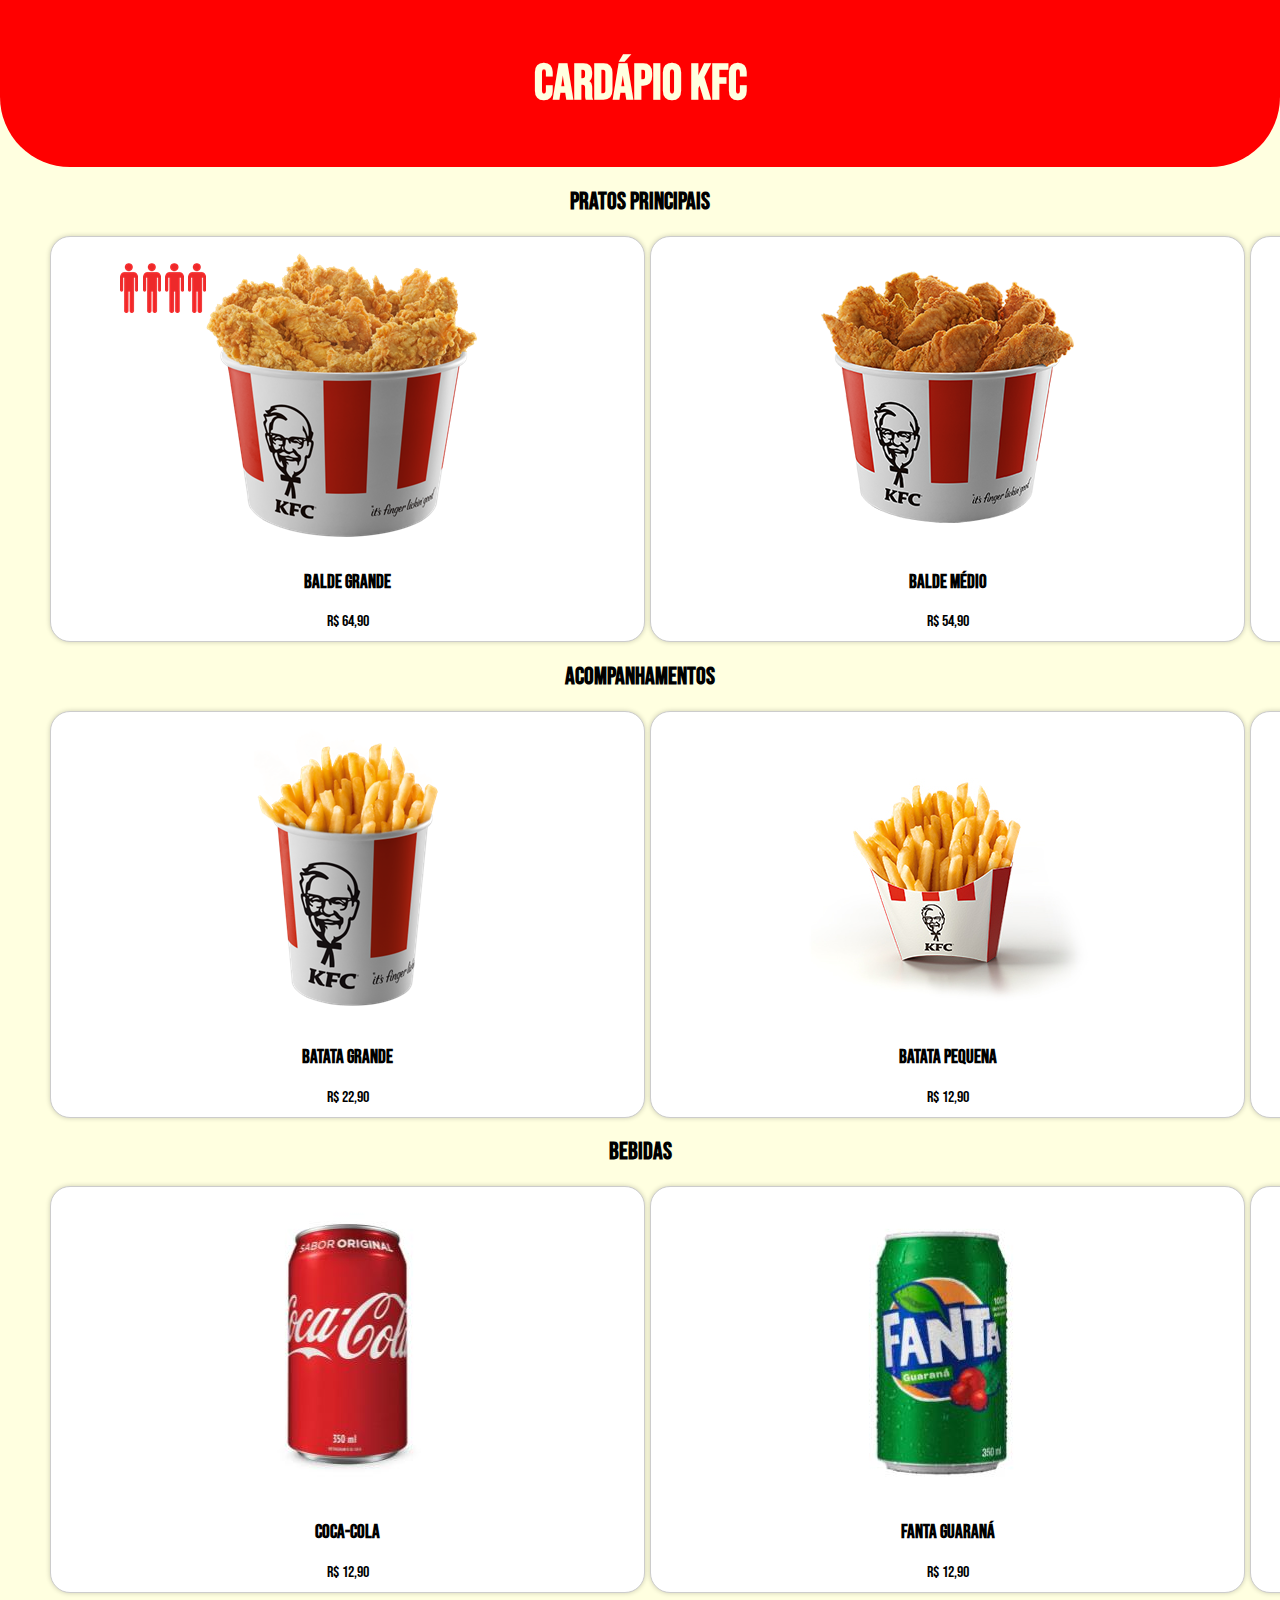
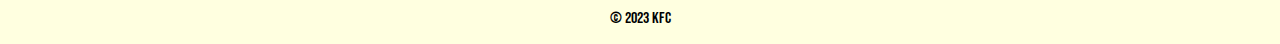
<file: cardapio-web/index.html>
<!DOCTYPE html>
<html lang="pt-BR">
<head>
    <meta charset="UTF-8">
    <meta name="viewport" content="width=device-width, initial-scale=1.0">
    <title>Cardápio KFC</title>
    <link rel="stylesheet" href="styles.css">
    <link rel="preconnect" href="https://fonts.googleapis.com">
    <link rel="preconnect" href="https://fonts.gstatic.com" crossorigin>
    <link href="https://fonts.googleapis.com/css2?family=Bebas+Neue&family=Montserrat:wght@900&family=Open+Sans:ital,wght@0,400;0,700;1,400&family=Roboto:wght@100;300;500;700&display=swap" rel="stylesheet">
</head>
<body>
    <header>
        <h1>CARDÁPIO KFC</h1>
    </header>

    <main>
        <h2>Pratos Principais</h2>
        <section class="pratos-principais">
            <article class="item">
                <img src="img/balde1.png" alt="Prato 1">
                <h3>Balde Grande</h3>
                <span>R$ 64,90</span>
            </article>
            <article class="item">
                <img src="img/balde2.png" alt="Prato 2">
                <h3>Balde Médio</h3>
                <span>R$ 54,90</span>
            </article>
            <article class="item">
                <img src="img/balde3.jpg" alt="Prato 3">
                <h3>Balde Pequeno</h3>
                <span>R$ 37,90</span>
            </article>
        </section>

        <h2>Acompanhamentos</h2>
        <section class="acompanhamentos">
            <article class="item">
                <img src="img/acompanhamento1.png" alt="Aperitivo 1">
                <h3>Batata Grande</h3>
                <span>R$ 22,90</span>
            </article>
            <article class="item">
                <img src="img/acompanhamento2.jpg" alt="Aperitivo 2">
                <h3>Batata Pequena</h3>
                <span>R$ 12,90</span>
            </article>
            <article class="item">
                <img src="img/acompanhamento3.png" alt="Aperitivo 3">
                <h3>Bowl Salada</h3>
                <span>R$ 12,90</span>
            </article>
        </section>

        <h2>Bebidas</h2>
        <section class="bebidas">
            <article class="item">
                <img src="img/bebida1.jpg" alt="Bebida 1">
                <h3>Coca-Cola</h3>
                <span>R$ 12,90</span>
            </article>
            <article class="item">
                <img src="img/bebida2.jpg" alt="Bebida 2">
                <h3>Fanta Guaraná</h3>
                <span>R$ 12,90</span>
            </article>
            <article class="item">
                <img src="img/bebida3.png" alt="Bebida 3">
                <h3>Água sem gás</h3>
                <span>R$ 7,90</span>
            </article>
        </section>

    </main>

    <footer>
        <p>&copy; 2023 KFC</p>
    </footer>
</body>
</html>
</file>
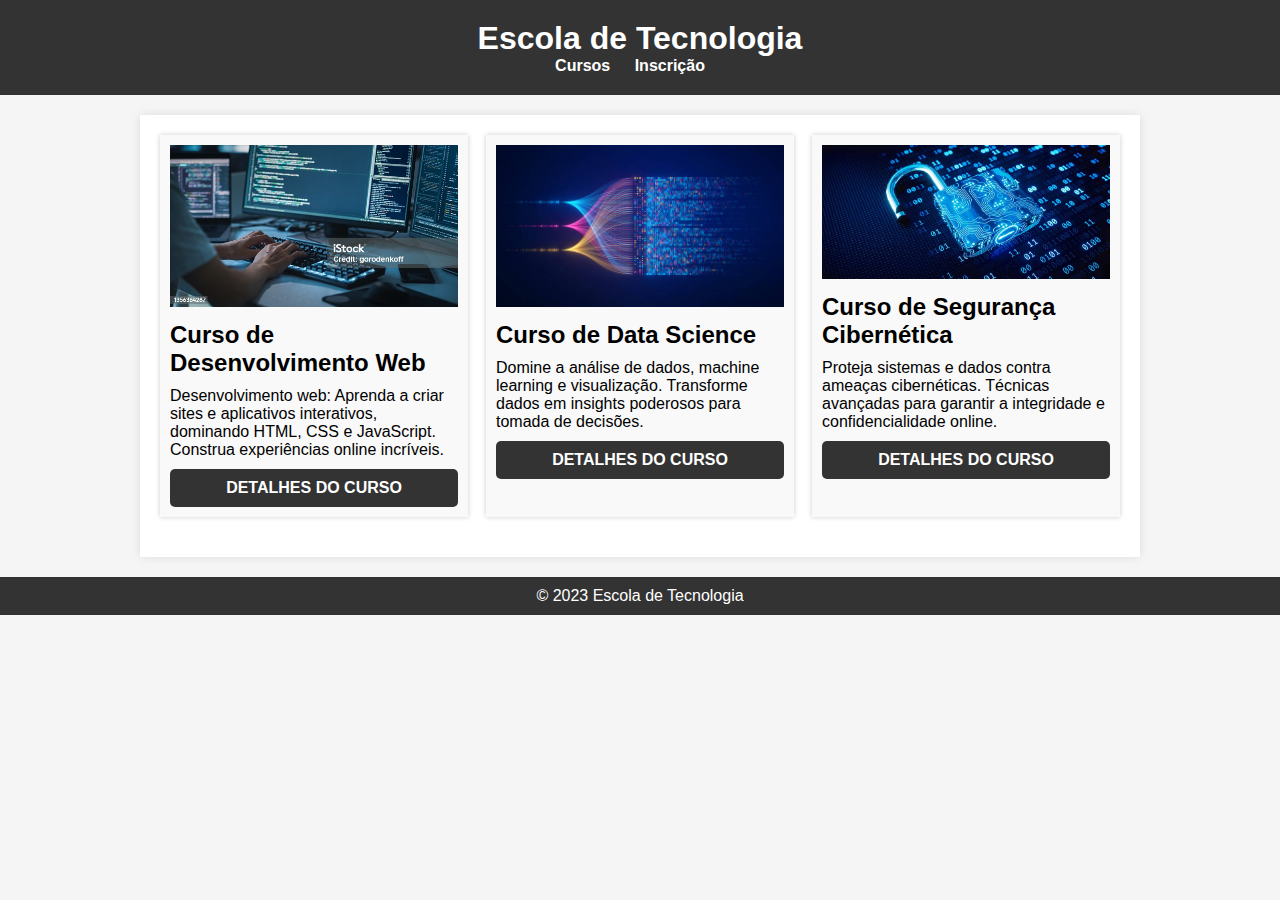
<file: pagina-cursos/index.html>
<!DOCTYPE html>
<html lang="pt-BR">
<head>
    <meta charset="UTF-8">
    <meta name="viewport" content="width=device-width, initial-scale=1.0">
    <title>Escola de Tecnologia</title>
    <link rel="stylesheet" href="styles.css">
</head>
<body>
    <header>
        <h1>Escola de Tecnologia</h1>
        <nav>
            <ul>
                <li><a href="index.html">Cursos</a></li>
                <li><a href="telainscricao.html">Inscrição</a></li>
            </ul>
        </nav>
    </header>

    <main>
        <section class="cursos">
            <article class="curso">
                <img src="img/desenvolvedor.jpg" alt="Curso de Desenvolvimento Web">
                <h2>Curso de Desenvolvimento Web</h2>
                <p>Desenvolvimento web: Aprenda a criar sites e aplicativos interativos, dominando HTML, CSS e JavaScript. Construa experiências online incríveis.</p>
                <a href="curso1.html">Detalhes do Curso</a>
            </article>
            <article class="curso">
                <img src="img/datascience.jpg" alt="Curso de Data Science">
                <h2>Curso de Data Science</h2>
                <p>Domine a análise de dados, machine learning e visualização. Transforme dados em insights poderosos para tomada de decisões.</p>
                <a href="curso2.html">Detalhes do Curso</a>
            </article>
            <article class="curso">
                <img src="img/segurancainformacao.jpg" alt="Curso de Segurança Cibernética">
                <h2>Curso de Segurança Cibernética</h2>
                <p>Proteja sistemas e dados contra ameaças cibernéticas. Técnicas avançadas para garantir a integridade e confidencialidade online.</p>
                <a href="curso3.html">Detalhes do Curso</a>
            </article>
        </section>
    </main>

    <footer>
        <p>&copy; 2023 Escola de Tecnologia</p>
    </footer>
</body>
</html>
</file>
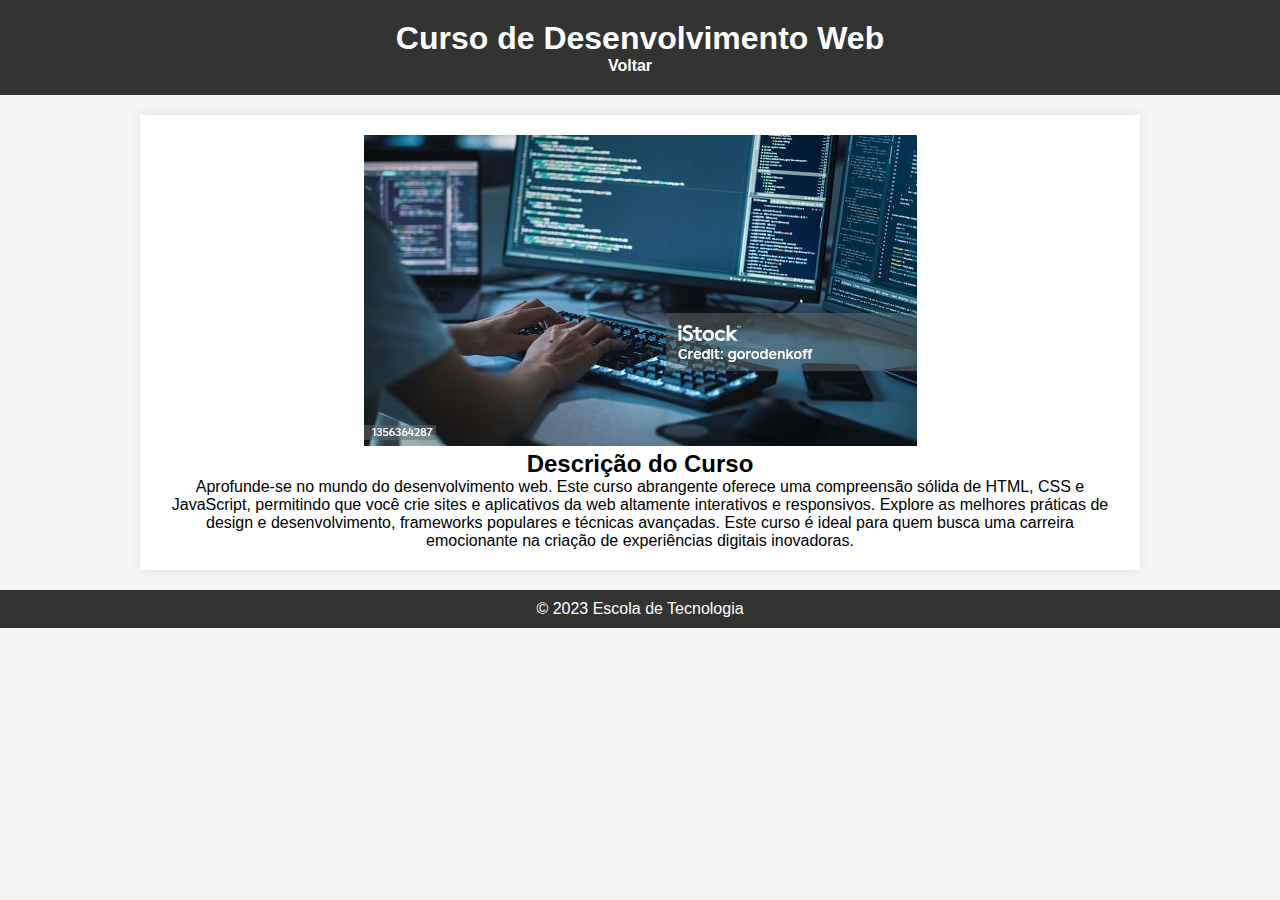
<file: pagina-cursos/curso1.html>
<!DOCTYPE html>
<html lang="pt-BR">
<head>
    <meta charset="UTF-8">
    <meta name="viewport" content="width=device-width, initial-scale=1.0">
    <title>Detalhes do Curso</title>
    <link rel="stylesheet" href="styles.css">
</head>
<body>
    <header>
        <h1>Curso de Desenvolvimento Web</h1>
        <nav>
            <ul>
                <li><a href="index.html">Voltar</a></li>
            </ul>
        </nav>
    </header>

    <main>
        <section class="curso-detalhes">
            <img src="img/desenvolvedor.jpg" alt="Curso de Desenvolvimento Web">
            <h2>Descrição do Curso</h2>
            <p>Aprofunde-se no mundo do desenvolvimento web. Este curso abrangente oferece uma compreensão sólida de HTML, CSS e JavaScript, permitindo que você crie sites e aplicativos da web altamente interativos e responsivos. Explore as melhores práticas de design e desenvolvimento, frameworks populares e técnicas avançadas. Este curso é ideal para quem busca uma carreira emocionante na criação de experiências digitais inovadoras.</p>
        </section>
    </main>

    <footer>
        <p>&copy; 2023 Escola de Tecnologia</p>
    </footer>
</body>
</html>
</file>
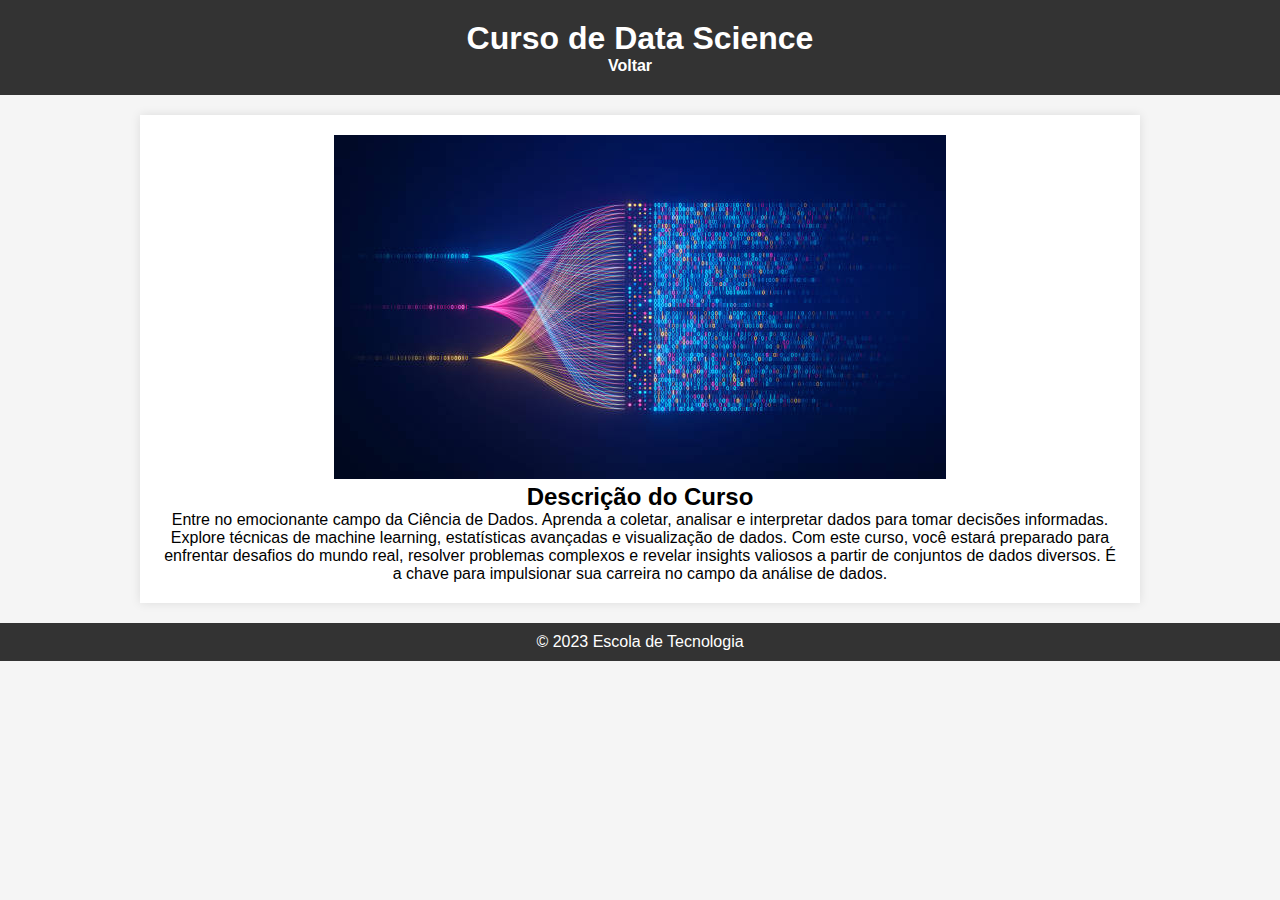
<file: pagina-cursos/curso2.html>
<!DOCTYPE html>
<html lang="pt-BR">
<head>
    <meta charset="UTF-8">
    <meta name="viewport" content="width=device-width, initial-scale=1.0">
    <title>Detalhes do Curso</title>
    <link rel="stylesheet" href="styles.css">
</head>
<body>
    <header>
        <h1>Curso de Data Science</h1>
        <nav>
            <ul>
                <li><a href="index.html">Voltar</a></li>
            </ul>
        </nav>
    </header>

    <main>
        <section class="curso-detalhes">
            <img src="img/datascience.jpg" alt="Curso de Data Science">
            <h2>Descrição do Curso</h2>
            <p>Entre no emocionante campo da Ciência de Dados. Aprenda a coletar, analisar e interpretar dados para tomar decisões informadas. Explore técnicas de machine learning, estatísticas avançadas e visualização de dados. Com este curso, você estará preparado para enfrentar desafios do mundo real, resolver problemas complexos e revelar insights valiosos a partir de conjuntos de dados diversos. É a chave para impulsionar sua carreira no campo da análise de dados.</p>
        </section>
    </main>

    <footer>
        <p>&copy; 2023 Escola de Tecnologia</p>
    </footer>
</body>
</html>
</file>
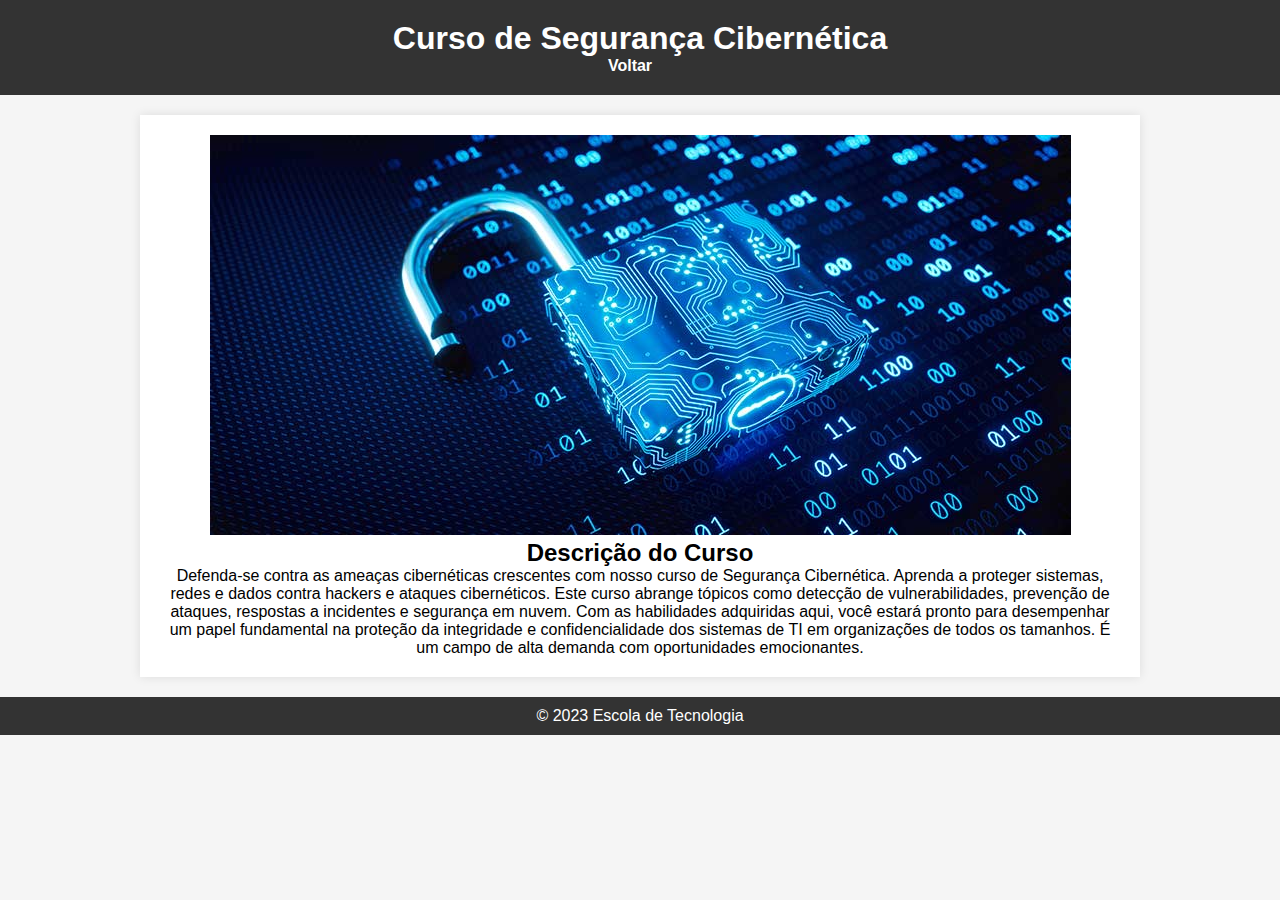
<file: pagina-cursos/curso3.html>
<!DOCTYPE html>
<html lang="pt-BR">
<head>
    <meta charset="UTF-8">
    <meta name="viewport" content="width=device-width, initial-scale=1.0">
    <title>Detalhes do Curso</title>
    <link rel="stylesheet" href="styles.css">
</head>
<body>
    <header>
        <h1>Curso de Segurança Cibernética</h1>
        <nav>
            <ul>
                <li><a href="index.html">Voltar</a></li>
            </ul>
        </nav>
    </header>

    <main>
        <section class="curso-detalhes">
            <img src="img/segurancainformacao.jpg" alt="Curso de Segurança Cibernética">
            <h2>Descrição do Curso</h2>
            <p>Defenda-se contra as ameaças cibernéticas crescentes com nosso curso de Segurança Cibernética. Aprenda a proteger sistemas, redes e dados contra hackers e ataques cibernéticos. Este curso abrange tópicos como detecção de vulnerabilidades, prevenção de ataques, respostas a incidentes e segurança em nuvem. Com as habilidades adquiridas aqui, você estará pronto para desempenhar um papel fundamental na proteção da integridade e confidencialidade dos sistemas de TI em organizações de todos os tamanhos. É um campo de alta demanda com oportunidades emocionantes.</p>
        </section>
    </main>

    <footer>
        <p>&copy; 2023 Escola de Tecnologia</p>
    </footer>
</body>
</html>
</file>
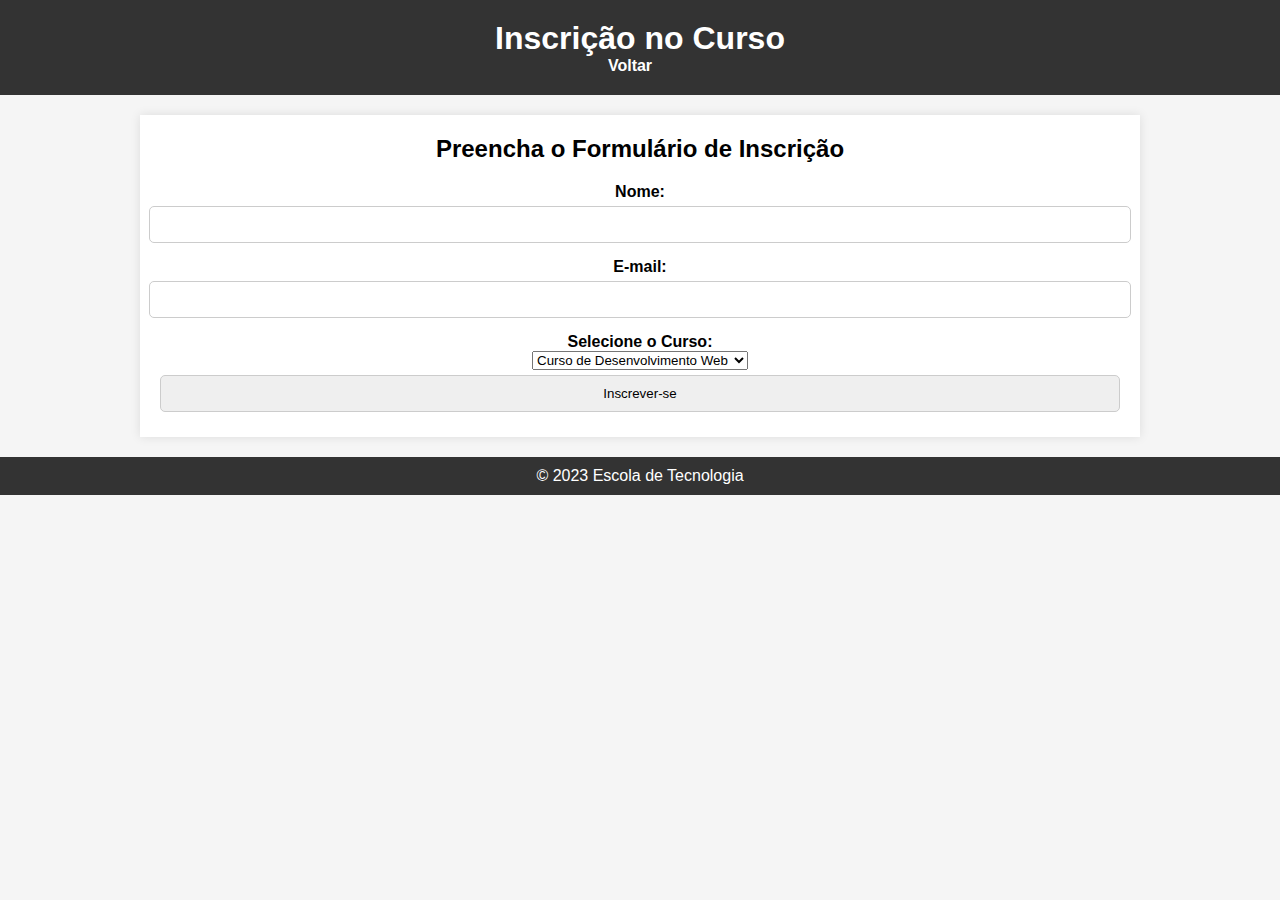
<file: pagina-cursos/telainscricao.html>
<!DOCTYPE html>
<html lang="pt-BR">
<head>
    <meta charset="UTF-8">
    <meta name="viewport" content="width=device-width, initial-scale=1.0">
    <title>Inscrição no Curso</title>
    <link rel="stylesheet" href="styles.css">
</head>
<body>
    <header>
        <h1>Inscrição no Curso</h1>
        <nav>
            <ul>
                <li><a href="index.html">Voltar</a></li>
            </ul>
        </nav>
    </header>

    <main>
        <section class="inscricao-form">
            <h2>Preencha o Formulário de Inscrição</h2>
            <form action="https://651423588e505cebc2eacd45.mockapi.io/api/v1/inscritos" method="POST">
                <label for="nome">Nome:</label>
                <input type="text" id="nome" name="nome" required>
                
                <label for="email">E-mail:</label>
                <input type="email" id="email" name="email" required>
                
                <label for="curso">Selecione o Curso:</label>
                <select id="curso" name="curso" required>
                    <option value="Curso de Desenvolvimento Web">Curso de Desenvolvimento Web</option>
                    <option value="Curso de Data Science">Curso de Data Science</option>
                    <option value="Curso de Segurança Cibernética">Curso de Segurança Cibernética</option>
                </select>
                
                <input type="submit" value="Inscrever-se">
            </form>
        </section>
    </main>
    

    <footer>
        <p>&copy; 2023 Escola de Tecnologia</p>
    </footer>
</body>
</html>
</file>
<file: cardapio-web/styles.css>
body {
    font-family: 'Bebas Neue', sans-serif;
    margin: 0;
    padding: 0;
    background-color: lightyellow;
}

header {
    background-color: red;
    color: lightyellow;
    text-align: center;
    padding: 20px 0;
    border-radius: 0px 0px 70px 70px;
}

.pratos-principais, .acompanhamentos, .bebidas {
    display: grid;
    grid-template-columns: repeat(3, 1fr);
    gap: 5px;
    margin-left: 50px;
    margin-right: 50px;
}

.item {
    text-align: center;
    border: 1px solid #ccc;
    border-radius: 20px;
    padding: 10px;
    background-color: #fff;
    box-shadow: 0 0 5px rgba(0, 0, 0, 0.2);
    transition: transform 0.3s;
}

.item:hover {
    transform: scale(1.05);
}

h1 {
    font-size: 50px;
}

h2 {
    text-align: center;
    background-color: lightyellow;
}


footer {
    text-align: center;
}
</file>
<file: pagina-cursos/styles.css>
body, h1, h2, p, ul, li, a, img, label, input {
    margin: 0;
    padding: 0;
    list-style: none;
    text-decoration: none;
}

body {
    font-family: Arial, sans-serif;
    background-color: #f5f5f5;
}

header {
    background-color: #333;
    color: #fff;
    padding: 20px;
    text-align: center;
}

header h1 {
    font-size: 2em;
}

nav ul {
    list-style: none;
}

nav ul li {
    display: inline;
    margin-right: 20px;
}

nav ul li a {
    color: #fff;
    font-weight: bold;
}

main {
    max-width: 960px;
    margin: 20px auto;
    padding: 20px;
    background-color: #fff;
    box-shadow: 0 0 10px rgba(0, 0, 0, 0.1);
}

.cursos {
    display: flex;
    flex-wrap: wrap;
    justify-content: space-between;
}

.curso {
    width: 30%;
    margin-bottom: 20px;
    padding: 10px;
    background-color: #f9f9f9;
    box-shadow: 0 0 5px rgba(0, 0, 0, 0.2);
}

.curso img {
    max-width: 100%;
    height: auto;
}

.curso h2 {
    font-size: 1.5em;
    margin: 10px 0;
}

.curso p {
    font-size: 1em;
}

.curso a {
    display: block;
    text-align: center;
    padding: 10px;
    background-color: #333;
    color: #fff;
    text-transform: uppercase;
    font-weight: bold;
    text-decoration: none;
    border-radius: 5px;
    margin-top: 10px;
}

.curso-detalhes {
    text-align: center;
}

.inscricao-form {
    text-align: center;
}

.inscricao-form h2 {
    font-size: 1.5em;
    margin-bottom: 10px;
}

.inscricao-form form {
    display: flex;
    flex-direction: column;
    align-items: center;
}

.inscricao-form label {
    font-weight: bold;
    margin-top: 10px;
}

.inscricao-form input[type="text"],
.inscricao-form input[type="email"],
.inscricao-form input[type="submit"] {
    margin: 5px 0;
    padding: 10px;
    border: 1px solid #ccc;
    border-radius: 5px;
    width: 100%;
}

footer {
    text-align: center;
    padding: 10px;
    background-color: #333;
    color: #fff;
}
</file>
